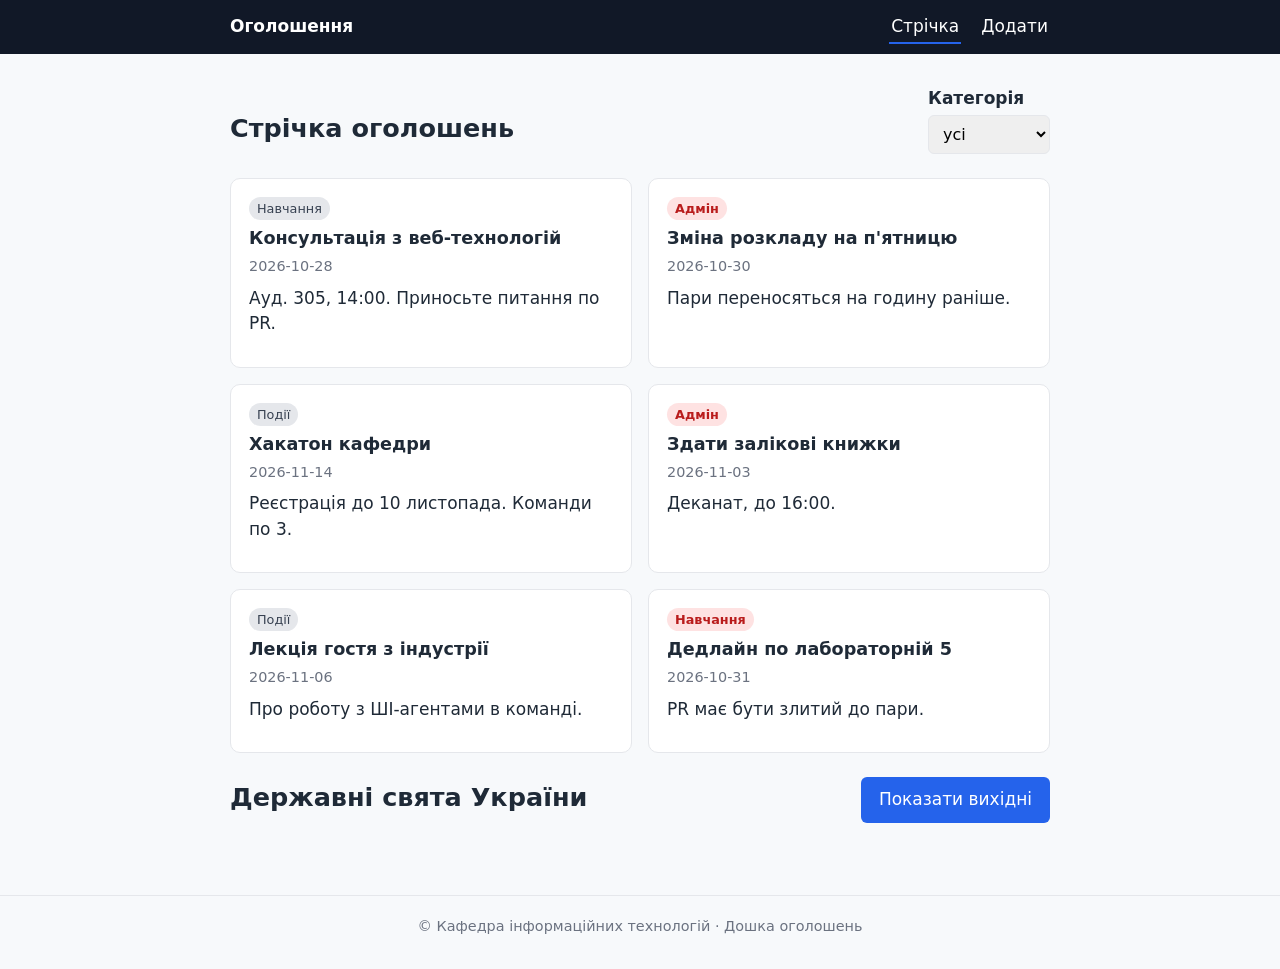
<file: index.html>
<!doctype html>
<html lang="uk">
<head>
  <meta charset="utf-8">
  <meta name="viewport" content="width=device-width, initial-scale=1">
  <title>Дошка оголошень кафедри</title>
  <link rel="stylesheet" href="style.css">
  <script src="app.js" defer></script>
</head>
<body>
  <header class="site-header">
    <div class="header-inner">
      <a class="logo" href="index.html">Оголошення</a>
      <nav class="nav" aria-label="Головна навігація">
        <ul>
          <li><a href="index.html" aria-current="page">Стрічка</a></li>
          <li><a href="add.html">Додати</a></li>
        </ul>
      </nav>
    </div>
  </header>

  <main>
    <section class="toolbar">
      <h1>Стрічка оголошень</h1>
      <div class="filter">
        <label for="category">Категорія</label>
        <select id="category">
          <option value="all">усі</option>
          <option value="навчання">навчання</option>
          <option value="події">події</option>
          <option value="адмін">адмін</option>
        </select>
      </div>
    </section>

    <section aria-labelledby="list-title">
      <h2 id="list-title" class="visually-hidden">Оголошення</h2>
      <ul id="list" class="cards"></ul>
      <p id="empty" class="muted" hidden>Нічого не знайдено.</p>
    </section>

    <section aria-labelledby="holidays-title" class="holidays">
      <div class="toolbar">
        <h2 id="holidays-title">Державні свята України</h2>
        <div class="holidays-action">
          <button id="holidays-btn" class="btn" type="button">Показати вихідні</button>
        </div>
      </div>
      <p id="holidays-status" class="muted" role="status" aria-live="polite"></p>
      <ul id="holidays-list" class="cards"></ul>
    </section>
  </main>

  <footer class="site-footer">
    <p>© Кафедра інформаційних технологій · Дошка оголошень</p>
  </footer>
</body>
</html>
</file>
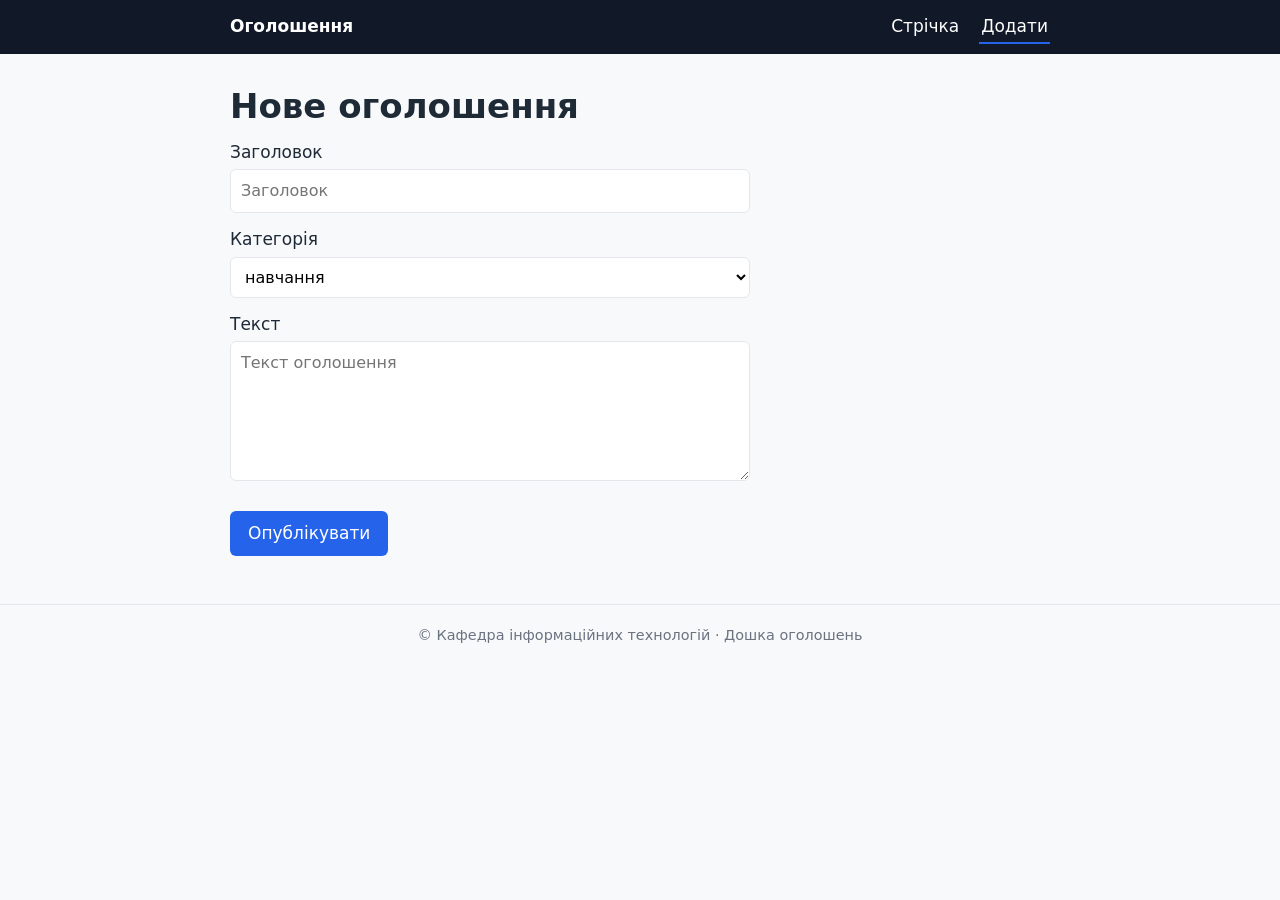
<file: add.html>
<!doctype html>
<html lang="uk">
<head>
  <meta charset="utf-8">
  <meta name="viewport" content="width=device-width, initial-scale=1">
  <title>Нове оголошення</title>
  <link rel="stylesheet" href="style.css">
</head>
<body>
  <header class="site-header">
    <div class="header-inner">
      <a class="logo" href="index.html">Оголошення</a>
      <nav class="nav" aria-label="Головна навігація">
        <ul>
          <li><a href="index.html">Стрічка</a></li>
          <li><a href="add.html" aria-current="page">Додати</a></li>
        </ul>
      </nav>
    </div>
  </header>

  <main>
    <h1>Нове оголошення</h1>
    <form class="form-box" method="post" action="/">
      <label for="title">Заголовок</label>
      <input id="title"  type="text" placeholder="Заголовок" required>
      <label for="category">Категорія</label>
      <select id="category" name="category">
        <option value="навчання">навчання</option>
        <option value="події">події</option>
        <option value="адмін">адмін</option>
      </select>
      <label for="text">Текст</label>
      <textarea id="text" name="text" rows="5" placeholder="Текст оголошення" required></textarea>
      <div class="actions"><button class="btn" type="submit">Опублікувати</button></div>
    </form>
  </main>

  <footer class="site-footer">
    <p>© Кафедра інформаційних технологій · Дошка оголошень</p>
  </footer>
</body>
</html>
</file>
<file: style.css>
:root { --ink: #1f2a37; --paper: #f7f9fb; --accent: #2563eb; --accent-dark: #1d4ed8; --muted: #6b7280; --line: #e5e7eb; --urgent: #b91c1c; }
* { box-sizing: border-box; }
body { margin: 0; font-family: system-ui, -apple-system, "Segoe UI", sans-serif; font-size: 17px; line-height: 1.5; color: var(--ink); background: var(--paper); }
h1, h2, h3 { line-height: 1.2; margin: 0 0 0.4em; }
p { margin: 0 0 0.8em; }
.muted { color: var(--muted); }
.visually-hidden { position: absolute; width: 1px; height: 1px; overflow: hidden; clip: rect(0 0 0 0); }
main { max-width: 860px; margin: 0 auto; padding: 32px 20px 48px; }

.site-header { background: #111827; color: #fff; }
.header-inner { max-width: 860px; margin: 0 auto; padding: 14px 20px; display: flex; align-items: center; justify-content: space-between; gap: 24px; }
.logo { color: #fff; font-weight: 700; text-decoration: none; }
.nav ul { list-style: none; margin: 0; padding: 0; display: flex; gap: 18px; }
.nav a { color: #fff; text-decoration: none; padding: 6px 2px; border-bottom: 2px solid transparent; }
.nav a[aria-current="page"] { border-bottom-color: var(--accent); }

.toolbar { display: flex; justify-content: space-between; align-items: end; gap: 16px; margin-bottom: 24px; }
.filter label { display: block; font-weight: 600; margin-bottom: 4px; }
.filter select { padding: 8px 10px; font: inherit; font-size: 16px; border: 1px solid var(--line); border-radius: 6px; }
.holidays { margin-top: 24px; }

.cards { list-style: none; margin: 0; padding: 0; display: grid; grid-template-columns: repeat(2, 1fr); gap: 16px; }
.card { background: #fff; border: 1px solid var(--line); border-radius: 10px; padding: 16px 18px; }
.card h3 { font-size: 1.1rem; }
.card time { display: block; color: var(--muted); font-size: 0.9rem; margin-bottom: 8px; }
.tag { display: inline-block; font-size: 0.8rem; padding: 2px 8px; border-radius: 999px; background: #e5e7eb; color: #374151; margin-bottom: 8px; }
.urgent { background: #fee2e2; color: var(--urgent); font-weight: 600; }

.form-box { max-width: 520px; }
.form-box input, .form-box select, .form-box textarea { width: 100%; padding: 9px 10px; font: inherit; font-size: 16px; border: 1px solid var(--line); border-radius: 6px; background: #fff; margin: 4px 0 14px; }
.actions { margin-top: 8px; }
.btn { display: inline-block; background: var(--accent); color: #fff; text-decoration: none; padding: 10px 18px; border: 0; border-radius: 6px; font: inherit; cursor: pointer; }
.btn:hover { background: var(--accent-dark); }

.site-footer { border-top: 1px solid var(--line); padding: 20px; color: var(--muted); font-size: 0.9rem; text-align: center; }

@media (max-width: 600px) {
  .header-inner { flex-direction: column; align-items: flex-start; gap: 8px; }
  .toolbar { flex-direction: column; align-items: stretch; }
  .cards { grid-template-columns: 1fr; }
}
</file>
